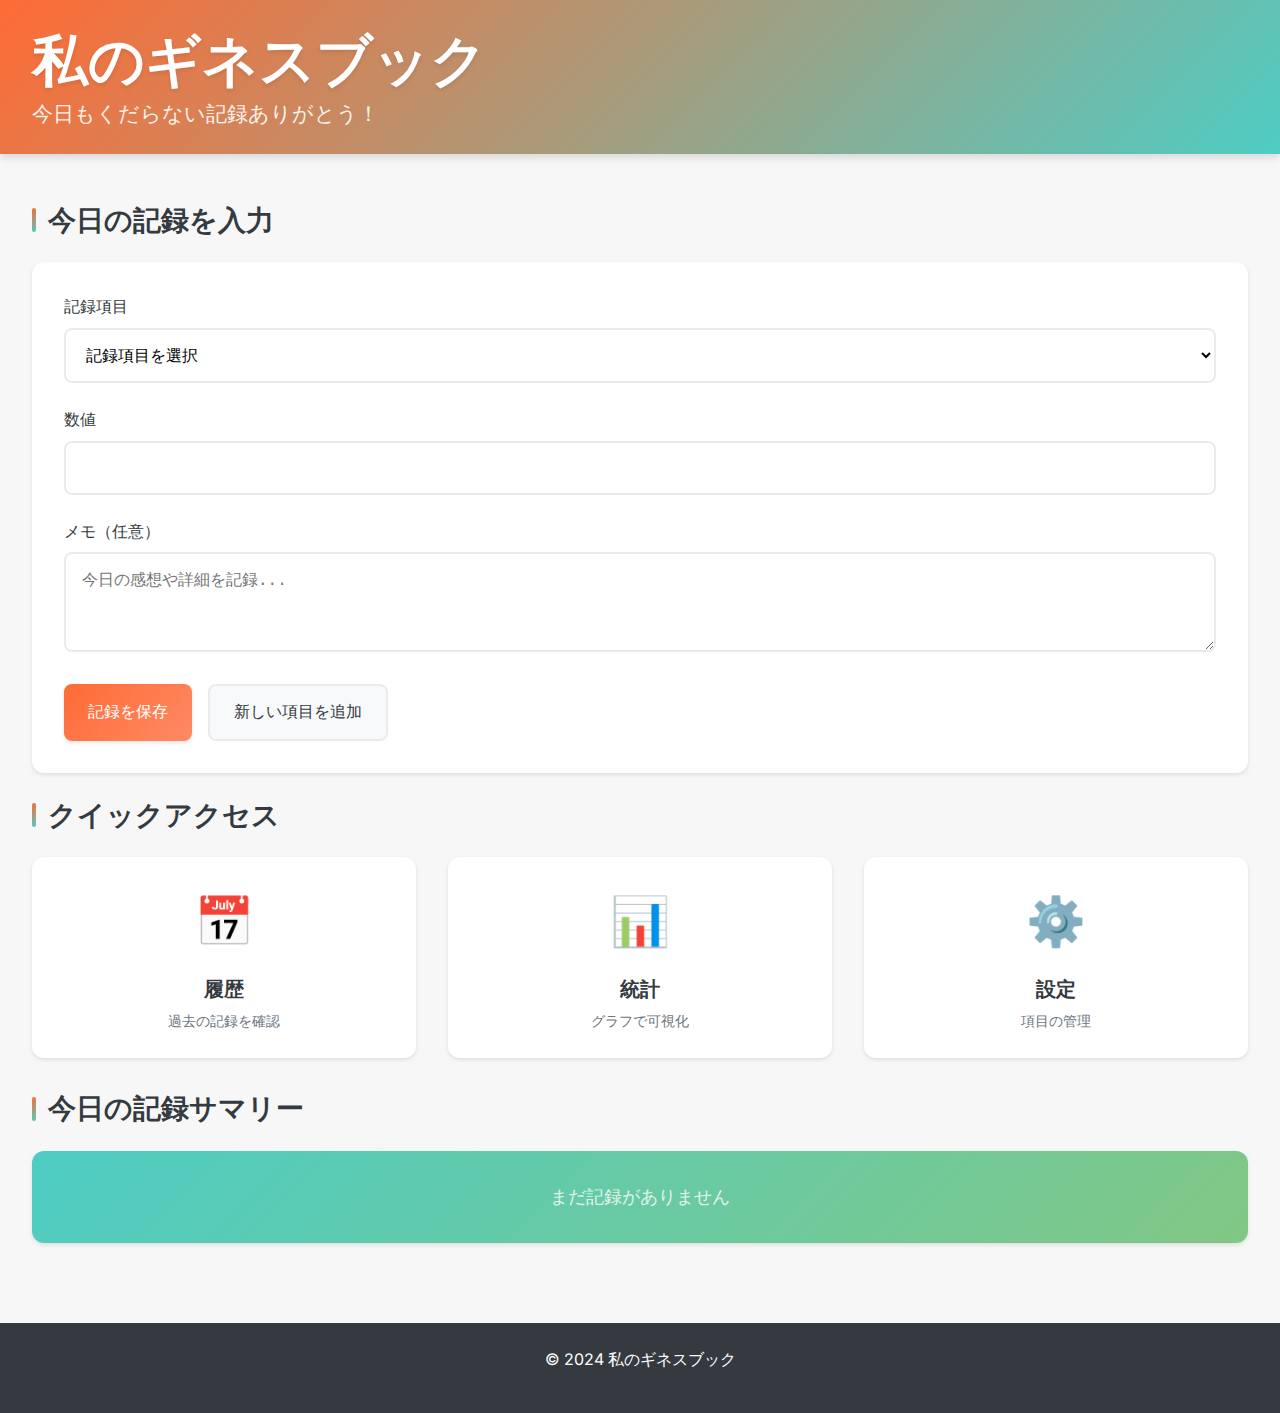
<file: index.html>
<!DOCTYPE html>
<html lang="ja">
<head>
    <meta charset="UTF-8">
    <meta name="viewport" content="width=device-width, initial-scale=1.0">
    <title>私のギネスブック - 今日の記録</title>
    <meta name="description" content="誰にも共感されないけど自分にとっては大事な日々の記録を、自由に統計として可視化できるWebアプリ">
    
    <!-- CSS -->
    <link rel="stylesheet" href="css/main.css">
    <link rel="stylesheet" href="css/components.css">
    <link rel="stylesheet" href="css/responsive.css">
    
    <!-- Fonts -->
    <link rel="preconnect" href="https://fonts.googleapis.com">
    <link rel="preconnect" href="https://fonts.gstatic.com" crossorigin>
    <link href="https://fonts.googleapis.com/css2?family=Inter:wght@400;500;600;700&display=swap" rel="stylesheet">
</head>
<body>
    <!-- ヘッダー -->
    <header class="header">
        <div class="container">
            <h1 class="app-title">私のギネスブック</h1>
            <p class="app-subtitle">今日もくだらない記録ありがとう！</p>
        </div>
    </header>

    <!-- メインコンテンツ -->
    <main class="main">
        <div class="container">
            <!-- 今日の記録入力エリア -->
            <section class="record-input-section">
                <h2 class="section-title">今日の記録を入力</h2>
                <div class="record-form-card">
                    <form id="recordForm" class="record-form">
                        <div class="form-group">
                            <label for="recordCategory" class="form-label">記録項目</label>
                            <select id="recordCategory" class="form-select" required>
                                <option value="">記録項目を選択</option>
                                <option value="あくびの回数">あくびの回数</option>
                                <option value="猫と目が合った回数">猫と目が合った回数</option>
                                <option value="冷蔵庫を開けた回数">冷蔵庫を開けた回数</option>
                                <option value="しゃっくりの回数">しゃっくりの回数</option>
                                <option value="ジャンプした数">ジャンプした数</option>
                            </select>
                        </div>
                        
                        <div class="form-group">
                            <label for="recordValue" class="form-label">数値</label>
                            <input type="number" id="recordValue" class="form-input" min="0" step="1" required>
                        </div>
                        
                        <div class="form-group">
                            <label for="recordMemo" class="form-label">メモ（任意）</label>
                            <textarea id="recordMemo" class="form-textarea" rows="3" placeholder="今日の感想や詳細を記録..."></textarea>
                        </div>
                        
                        <div class="form-actions">
                            <button type="submit" class="btn btn-primary">記録を保存</button>
                            <button type="button" class="btn btn-secondary" id="addCategoryBtn">新しい項目を追加</button>
                        </div>
                    </form>
                </div>
            </section>

            <!-- クイックアクセス -->
            <section class="quick-access-section">
                <h2 class="section-title">クイックアクセス</h2>
                <div class="quick-access-grid">
                    <a href="history.html" class="quick-access-card">
                        <div class="quick-access-icon">📅</div>
                        <h3 class="quick-access-title">履歴</h3>
                        <p class="quick-access-desc">過去の記録を確認</p>
                    </a>
                    <a href="stats.html" class="quick-access-card">
                        <div class="quick-access-icon">📊</div>
                        <h3 class="quick-access-title">統計</h3>
                        <p class="quick-access-desc">グラフで可視化</p>
                    </a>
                    <a href="settings.html" class="quick-access-card">
                        <div class="quick-access-icon">⚙️</div>
                        <h3 class="quick-access-title">設定</h3>
                        <p class="quick-access-desc">項目の管理</p>
                    </a>
                </div>
            </section>

            <!-- 今日の記録サマリー -->
            <section class="today-summary-section">
                <h2 class="section-title">今日の記録サマリー</h2>
                <div id="todaySummary" class="summary-card">
                    <p class="summary-placeholder">まだ記録がありません</p>
                </div>
            </section>
        </div>
    </main>

    <!-- フッター -->
    <footer class="footer">
        <div class="container">
            <p>&copy; 2024 私のギネスブック</p>
        </div>
    </footer>

    <!-- JavaScript -->
    <script src="js/config/Constants.js"></script>
    <script src="js/utils/Validation.js"></script>
    <script src="js/data/DataManager.js"></script>
    <script src="js/app.js"></script>
</body>
</html>
</file>
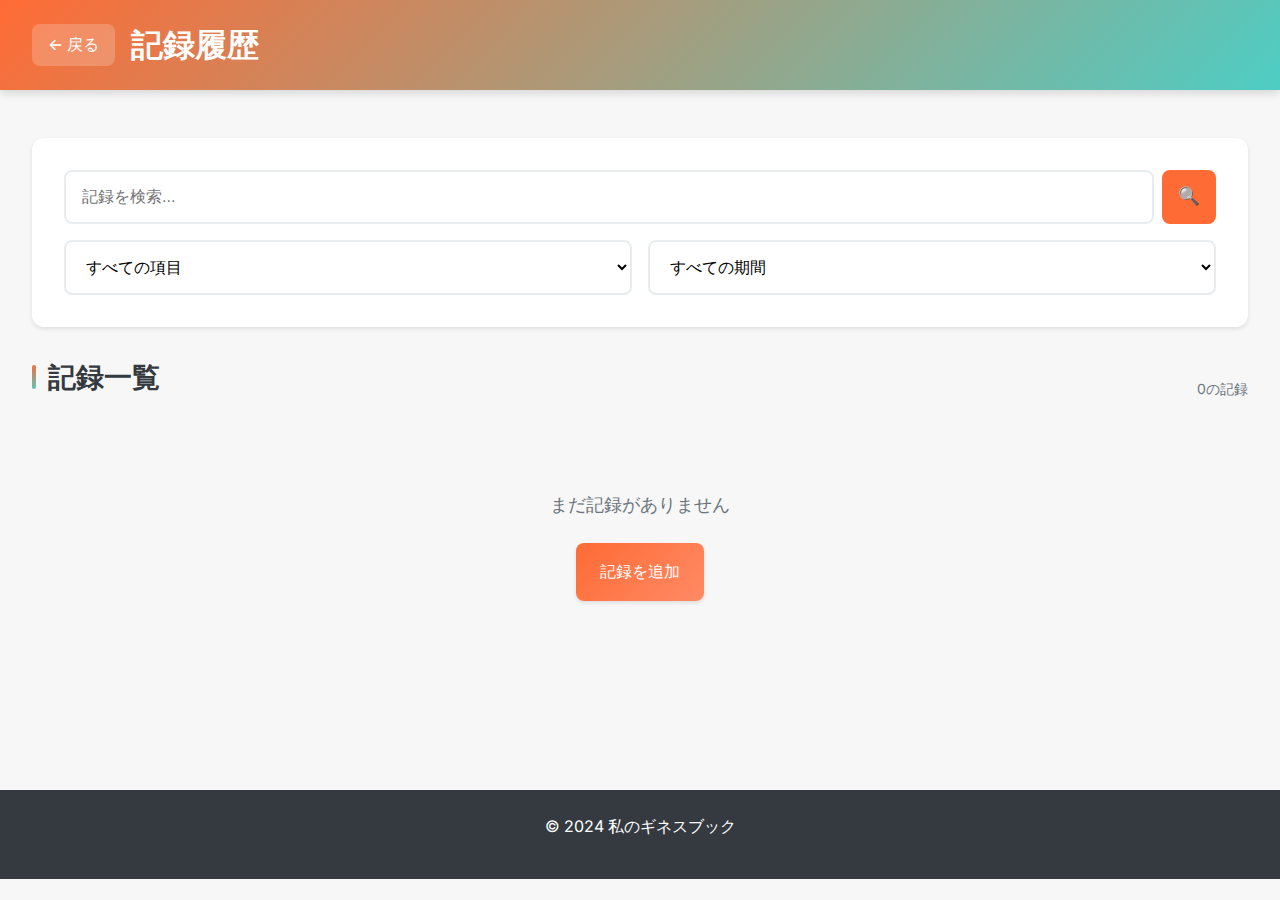
<file: history.html>
<!DOCTYPE html>
<html lang="ja">
<head>
    <meta charset="UTF-8">
    <meta name="viewport" content="width=device-width, initial-scale=1.0">
    <title>私のギネスブック - 記録履歴</title>
    <meta name="description" content="過去の記録を確認・編集できます">
    
    <!-- CSS -->
    <link rel="stylesheet" href="css/main.css">
    <link rel="stylesheet" href="css/components.css">
    <link rel="stylesheet" href="css/responsive.css">
    
    <!-- Fonts -->
    <link rel="preconnect" href="https://fonts.googleapis.com">
    <link rel="preconnect" href="https://fonts.gstatic.com" crossorigin>
    <link href="https://fonts.googleapis.com/css2?family=Inter:wght@400;500;600;700&display=swap" rel="stylesheet">
</head>
<body>
    <!-- ヘッダー -->
    <header class="header">
        <div class="container">
            <div class="header-content">
                <a href="index.html" class="back-link">← 戻る</a>
                <h1 class="page-title">記録履歴</h1>
            </div>
        </div>
    </header>

    <!-- メインコンテンツ -->
    <main class="main">
        <div class="container">
            <!-- 検索・フィルター -->
            <section class="search-filter-section">
                <div class="search-filter-card">
                    <div class="search-group">
                        <input type="text" id="searchInput" class="search-input" placeholder="記録を検索...">
                        <button type="button" class="search-btn">🔍</button>
                    </div>
                    
                    <div class="filter-group">
                        <select id="categoryFilter" class="filter-select">
                            <option value="">すべての項目</option>
                            <option value="あくびの回数">あくびの回数</option>
                            <option value="猫と目が合った回数">猫と目が合った回数</option>
                            <option value="冷蔵庫を開けた回数">冷蔵庫を開けた回数</option>
                            <option value="しゃっくりの回数">しゃっくりの回数</option>
                            <option value="ジャンプした数">ジャンプした数</option>
                        </select>
                        
                        <select id="dateFilter" class="filter-select">
                            <option value="">すべての期間</option>
                            <option value="today">今日</option>
                            <option value="week">今週</option>
                            <option value="month">今月</option>
                            <option value="year">今年</option>
                        </select>
                    </div>
                </div>
            </section>

            <!-- 記録一覧 -->
            <section class="records-section">
                <div class="records-header">
                    <h2 class="section-title">記録一覧</h2>
                    <div class="records-count">
                        <span id="recordsCount">0件</span>の記録
                    </div>
                </div>
                
                <div id="recordsList" class="records-list">
                    <!-- 記録アイテムがここに動的に追加されます -->
                    <div class="no-records">
                        <p>まだ記録がありません</p>
                        <a href="index.html" class="btn btn-primary">記録を追加</a>
                    </div>
                </div>
                
                <div class="records-pagination">
                    <button type="button" class="btn btn-secondary" id="loadMoreBtn" style="display: none;">
                        さらに読み込む
                    </button>
                </div>
            </section>
        </div>
    </main>

    <!-- フッター -->
    <footer class="footer">
        <div class="container">
            <p>&copy; 2024 私のギネスブック</p>
        </div>
    </footer>

    <!-- JavaScript -->
    <script src="js/config/Constants.js"></script>
    <script src="js/utils/Validation.js"></script>
    <script src="js/data/DataManager.js"></script>
    <script src="js/app.js"></script>
</body>
</html>
</file>
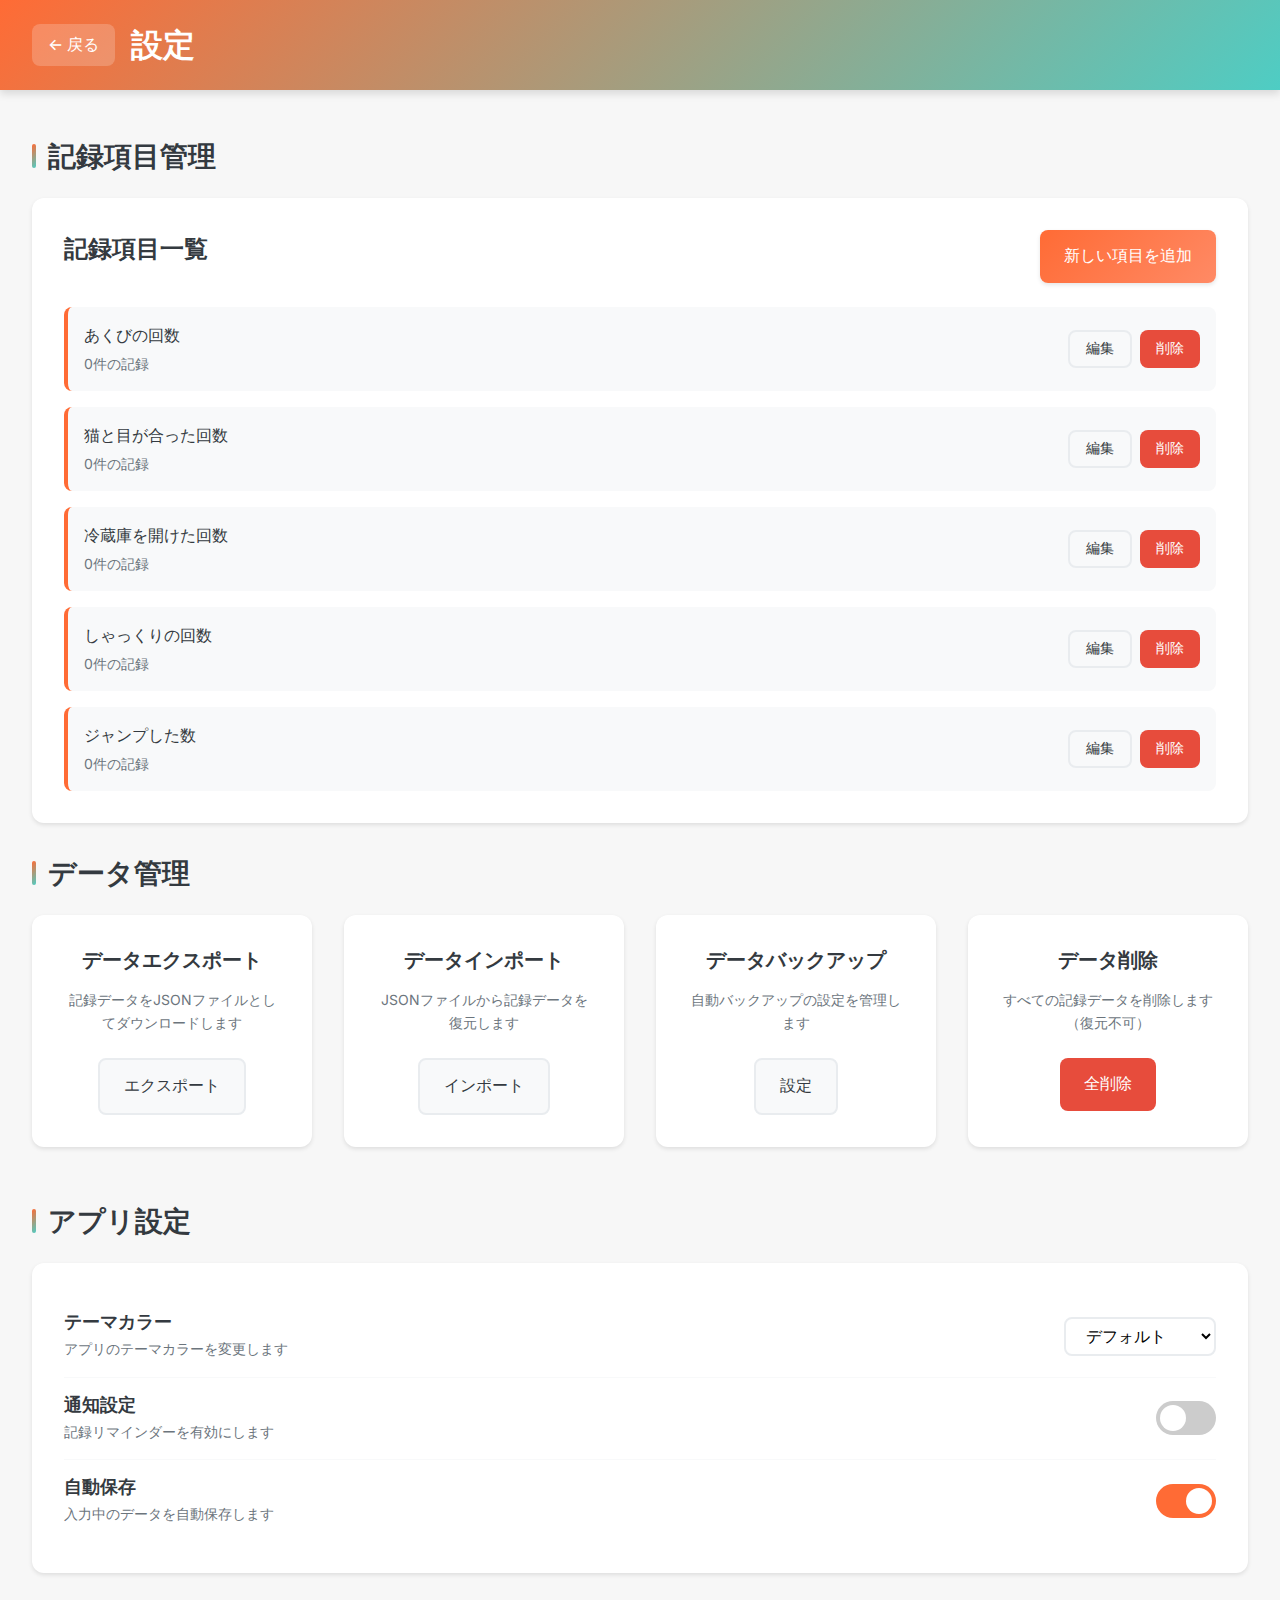
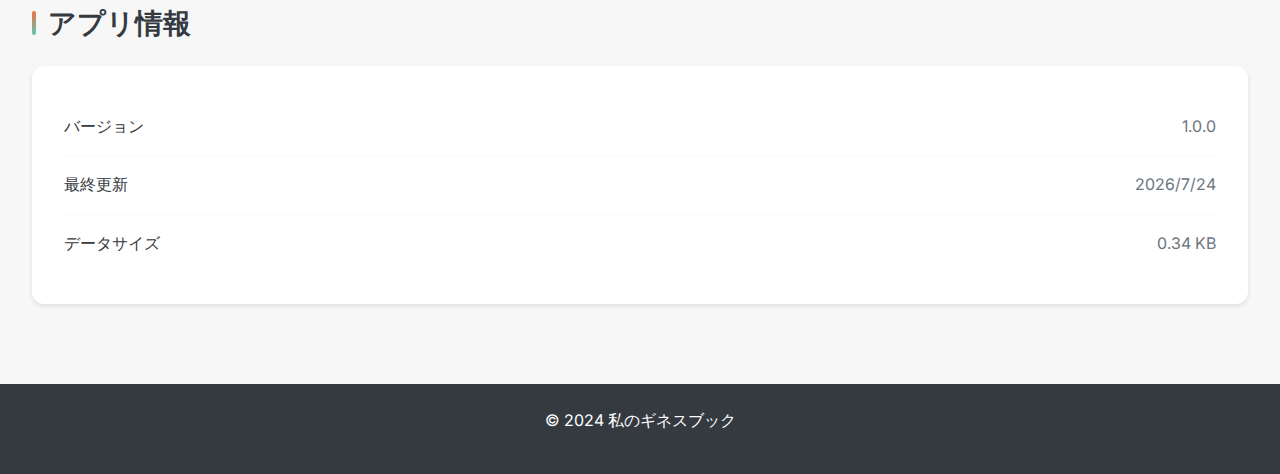
<file: settings.html>
<!DOCTYPE html>
<html lang="ja">
<head>
    <meta charset="UTF-8">
    <meta name="viewport" content="width=device-width, initial-scale=1.0">
    <title>私のギネスブック - 設定</title>
    <meta name="description" content="記録項目の管理とアプリ設定を行います">
    
    <!-- CSS -->
    <link rel="stylesheet" href="css/main.css">
    <link rel="stylesheet" href="css/components.css">
    <link rel="stylesheet" href="css/responsive.css">
    
    <!-- Fonts -->
    <link rel="preconnect" href="https://fonts.googleapis.com">
    <link rel="preconnect" href="https://fonts.gstatic.com" crossorigin>
    <link href="https://fonts.googleapis.com/css2?family=Inter:wght@400;500;600;700&display=swap" rel="stylesheet">
</head>
<body>
    <!-- ヘッダー -->
    <header class="header">
        <div class="container">
            <div class="header-content">
                <a href="index.html" class="back-link">← 戻る</a>
                <h1 class="page-title">設定</h1>
            </div>
        </div>
    </header>

    <!-- メインコンテンツ -->
    <main class="main">
        <div class="container">
            <!-- 記録項目管理 -->
            <section class="categories-section">
                <h2 class="section-title">記録項目管理</h2>
                <div class="categories-card">
                    <div class="categories-header">
                        <h3 class="subsection-title">記録項目一覧</h3>
                        <button type="button" class="btn btn-primary" id="addCategoryBtn">新しい項目を追加</button>
                    </div>
                    
                    <div id="categoriesList" class="categories-list">
                        <!-- 記録項目がここに動的に追加されます -->
                        <div class="category-item">
                            <div class="category-info">
                                <span class="category-name">あくびの回数</span>
                                <span class="category-count">5件の記録</span>
                            </div>
                            <div class="category-actions">
                                <button type="button" class="btn btn-small btn-secondary">編集</button>
                                <button type="button" class="btn btn-small btn-danger">削除</button>
                            </div>
                        </div>
                        
                        <div class="category-item">
                            <div class="category-info">
                                <span class="category-name">猫と目が合った回数</span>
                                <span class="category-count">3件の記録</span>
                            </div>
                            <div class="category-actions">
                                <button type="button" class="btn btn-small btn-secondary">編集</button>
                                <button type="button" class="btn btn-small btn-danger">削除</button>
                            </div>
                        </div>
                    </div>
                </div>
            </section>

            <!-- データ管理 -->
            <section class="data-management-section">
                <h2 class="section-title">データ管理</h2>
                <div class="data-management-grid">
                    <div class="data-card">
                        <h3 class="data-card-title">データエクスポート</h3>
                        <p class="data-card-desc">記録データをJSONファイルとしてダウンロードします</p>
                        <button type="button" class="btn btn-secondary" id="exportDataBtn">エクスポート</button>
                    </div>
                    
                    <div class="data-card">
                        <h3 class="data-card-title">データインポート</h3>
                        <p class="data-card-desc">JSONファイルから記録データを復元します</p>
                        <input type="file" id="importFile" accept=".json" style="display: none;">
                        <button type="button" class="btn btn-secondary" id="importDataBtn">インポート</button>
                    </div>
                    
                    <div class="data-card">
                        <h3 class="data-card-title">データバックアップ</h3>
                        <p class="data-card-desc">自動バックアップの設定を管理します</p>
                        <button type="button" class="btn btn-secondary" id="backupSettingsBtn">設定</button>
                    </div>
                    
                    <div class="data-card">
                        <h3 class="data-card-title">データ削除</h3>
                        <p class="data-card-desc">すべての記録データを削除します（復元不可）</p>
                        <button type="button" class="btn btn-danger" id="deleteAllDataBtn">全削除</button>
                    </div>
                </div>
            </section>

            <!-- アプリ設定 -->
            <section class="app-settings-section">
                <h2 class="section-title">アプリ設定</h2>
                <div class="settings-card">
                    <div class="setting-item">
                        <div class="setting-info">
                            <h3 class="setting-title">テーマカラー</h3>
                            <p class="setting-desc">アプリのテーマカラーを変更します</p>
                        </div>
                        <select id="themeSelect" class="setting-select">
                            <option value="default">デフォルト</option>
                            <option value="dark">ダークモード</option>
                            <option value="retro">レトロ</option>
                            <option value="minimal">ミニマル</option>
                        </select>
                    </div>
                    
                    <div class="setting-item">
                        <div class="setting-info">
                            <h3 class="setting-title">通知設定</h3>
                            <p class="setting-desc">記録リマインダーを有効にします</p>
                        </div>
                        <label class="setting-toggle">
                            <input type="checkbox" id="notificationToggle">
                            <span class="toggle-slider"></span>
                        </label>
                    </div>
                    
                    <div class="setting-item">
                        <div class="setting-info">
                            <h3 class="setting-title">自動保存</h3>
                            <p class="setting-desc">入力中のデータを自動保存します</p>
                        </div>
                        <label class="setting-toggle">
                            <input type="checkbox" id="autoSaveToggle" checked>
                            <span class="toggle-slider"></span>
                        </label>
                    </div>
                </div>
            </section>

            <!-- アプリ情報 -->
            <section class="app-info-section">
                <h2 class="section-title">アプリ情報</h2>
                <div class="app-info-card">
                    <div class="app-info-item">
                        <span class="info-label">バージョン</span>
                        <span class="info-value">1.0.0</span>
                    </div>
                    <div class="app-info-item">
                        <span class="info-label">最終更新</span>
                        <span class="info-value" id="lastUpdate">2024年7月23日</span>
                    </div>
                    <div class="app-info-item">
                        <span class="info-label">データサイズ</span>
                        <span class="info-value" id="dataSize">0 KB</span>
                    </div>
                </div>
            </section>
        </div>
    </main>

    <!-- フッター -->
    <footer class="footer">
        <div class="container">
            <p>&copy; 2024 私のギネスブック</p>
        </div>
    </footer>

    <!-- JavaScript -->
    <script src="js/config/Constants.js"></script>
    <script src="js/utils/Validation.js"></script>
    <script src="js/data/DataManager.js"></script>
    <script src="js/app.js"></script>
</body>
</html>
</file>
<file: css/main.css>
/* ===== リセット・ベーススタイル ===== */
* {
    margin: 0;
    padding: 0;
    box-sizing: border-box;
}

html {
    font-size: 16px;
    scroll-behavior: smooth;
}

body {
    font-family: 'Inter', 'Yu Gothic', 'Hiragino Kaku Gothic ProN', sans-serif;
    line-height: 1.6;
    color: #333;
    background-color: #F7F7F7;
    -webkit-font-smoothing: antialiased;
    -moz-osx-font-smoothing: grayscale;
}

/* ===== カラーパレット ===== */
:root {
    /* プライマリカラー */
    --primary-color: #FF6B35;
    --accent-color: #4ECDC4;
    --background-color: #F7F7F7;
    
    /* セカンダリカラー */
    --success-color: #2ECC71;
    --warning-color: #F1C40F;
    --error-color: #E74C3C;
    --info-color: #95A5A6;
    
    /* グレースケール */
    --white: #FFFFFF;
    --light-gray: #F8F9FA;
    --gray: #6C757D;
    --dark-gray: #343A40;
    --black: #000000;
    
    /* シャドウ */
    --shadow-sm: 0 2px 4px rgba(0, 0, 0, 0.1);
    --shadow-md: 0 4px 8px rgba(0, 0, 0, 0.12);
    --shadow-lg: 0 8px 16px rgba(0, 0, 0, 0.15);
    
    /* ボーダー */
    --border-radius: 12px;
    --border-radius-sm: 8px;
    --border-radius-lg: 16px;
    
    /* スペーシング */
    --space-xs: 4px;
    --space-sm: 8px;
    --space-md: 16px;
    --space-lg: 24px;
    --space-xl: 32px;
    --space-xxl: 48px;
}

/* ===== タイポグラフィ ===== */
h1, h2, h3, h4, h5, h6 {
    font-weight: 600;
    line-height: 1.3;
    margin-bottom: var(--space-md);
}

h1 {
    font-size: 2rem; /* 32px */
    font-weight: 700;
}

h2 {
    font-size: 1.5rem; /* 24px */
}

h3 {
    font-size: 1.25rem; /* 20px */
}

p {
    margin-bottom: var(--space-md);
    font-size: 1rem; /* 16px */
}

/* ===== レイアウト ===== */
.container {
    max-width: 1200px;
    margin: 0 auto;
    padding: 0 var(--space-md);
}

/* ===== ヘッダー ===== */
.header {
    background: linear-gradient(135deg, var(--primary-color), var(--accent-color));
    color: var(--white);
    padding: var(--space-lg) 0;
    box-shadow: var(--shadow-md);
}

.header-content {
    display: flex;
    align-items: center;
    gap: var(--space-md);
}

.app-title {
    font-size: 2.5rem;
    font-weight: 700;
    margin: 0;
    text-shadow: 0 2px 4px rgba(0, 0, 0, 0.1);
}

.app-subtitle {
    font-size: 1.1rem;
    opacity: 0.9;
    margin: 0;
}

.page-title {
    font-size: 2rem;
    margin: 0;
}

.back-link {
    color: var(--white);
    text-decoration: none;
    font-weight: 500;
    padding: var(--space-sm) var(--space-md);
    border-radius: var(--border-radius-sm);
    background-color: rgba(255, 255, 255, 0.2);
    transition: background-color 0.3s ease;
}

.back-link:hover {
    background-color: rgba(255, 255, 255, 0.3);
}

/* ===== メインコンテンツ ===== */
.main {
    padding: var(--space-xl) 0;
    min-height: calc(100vh - 200px);
}

/* ===== セクション ===== */
.section-title {
    font-size: 1.5rem;
    color: var(--dark-gray);
    margin-bottom: var(--space-lg);
    position: relative;
    padding-left: var(--space-md);
}

.section-title::before {
    content: '';
    position: absolute;
    left: 0;
    top: 50%;
    transform: translateY(-50%);
    width: 4px;
    height: 24px;
    background: linear-gradient(135deg, var(--primary-color), var(--accent-color));
    border-radius: 2px;
}

.subsection-title {
    font-size: 1.25rem;
    color: var(--dark-gray);
    margin-bottom: var(--space-md);
}

/* ===== カード ===== */
.record-form-card,
.search-filter-card,
.categories-card,
.data-card,
.settings-card,
.app-info-card,
.summary-card {
    background: var(--white);
    border-radius: var(--border-radius);
    padding: var(--space-lg);
    box-shadow: var(--shadow-sm);
    margin-bottom: var(--space-lg);
    transition: box-shadow 0.3s ease;
}

.record-form-card:hover,
.search-filter-card:hover,
.categories-card:hover,
.data-card:hover,
.settings-card:hover,
.app-info-card:hover,
.summary-card:hover {
    box-shadow: var(--shadow-md);
}

/* ===== フォーム ===== */
.form-group {
    margin-bottom: var(--space-lg);
}

.form-label {
    display: block;
    font-weight: 500;
    margin-bottom: var(--space-sm);
    color: var(--dark-gray);
}

.form-input,
.form-select,
.form-textarea {
    width: 100%;
    padding: var(--space-md);
    border: 2px solid #E9ECEF;
    border-radius: var(--border-radius-sm);
    font-size: 1rem;
    transition: border-color 0.3s ease, box-shadow 0.3s ease;
    background-color: var(--white);
}

.form-input:focus,
.form-select:focus,
.form-textarea:focus {
    outline: none;
    border-color: var(--primary-color);
    box-shadow: 0 0 0 3px rgba(255, 107, 53, 0.1);
}

.form-textarea {
    resize: vertical;
    min-height: 100px;
}

/* ===== ボタン ===== */
.btn {
    display: inline-flex;
    align-items: center;
    justify-content: center;
    padding: var(--space-md) var(--space-lg);
    border: none;
    border-radius: var(--border-radius-sm);
    font-size: 1rem;
    font-weight: 500;
    text-decoration: none;
    cursor: pointer;
    transition: all 0.3s ease;
    min-height: 44px;
}

.btn-primary {
    background: linear-gradient(135deg, var(--primary-color), #FF8A65);
    color: var(--white);
    box-shadow: var(--shadow-sm);
}

.btn-primary:hover {
    transform: translateY(-2px);
    box-shadow: var(--shadow-md);
}

.btn-secondary {
    background: var(--light-gray);
    color: var(--dark-gray);
    border: 2px solid #E9ECEF;
}

.btn-secondary:hover {
    background: #E9ECEF;
    border-color: var(--gray);
}

.btn-danger {
    background: var(--error-color);
    color: var(--white);
}

.btn-danger:hover {
    background: #C0392B;
}

.btn-small {
    padding: var(--space-sm) var(--space-md);
    font-size: 0.875rem;
    min-height: 36px;
}

.form-actions {
    display: flex;
    gap: var(--space-md);
    flex-wrap: wrap;
}

/* ===== フッター ===== */
.footer {
    background: var(--dark-gray);
    color: var(--white);
    padding: var(--space-lg) 0;
    text-align: center;
    margin-top: auto;
}

/* ===== ユーティリティ ===== */
.text-center {
    text-align: center;
}

.text-right {
    text-align: right;
}

.mb-0 {
    margin-bottom: 0;
}

.mt-0 {
    margin-top: 0;
}

.hidden {
    display: none;
}

.visually-hidden {
    position: absolute;
    width: 1px;
    height: 1px;
    padding: 0;
    margin: -1px;
    overflow: hidden;
    clip: rect(0, 0, 0, 0);
    white-space: nowrap;
    border: 0;
}
</file>
<file: css/components.css>
/* ===== クイックアクセス ===== */
.quick-access-section {
    margin-bottom: var(--space-xl);
}

.quick-access-grid {
    display: grid;
    grid-template-columns: repeat(auto-fit, minmax(200px, 1fr));
    gap: var(--space-lg);
}

.quick-access-card {
    background: var(--white);
    border-radius: var(--border-radius);
    padding: var(--space-lg);
    text-decoration: none;
    color: inherit;
    text-align: center;
    box-shadow: var(--shadow-sm);
    transition: all 0.3s ease;
    border: 2px solid transparent;
}

.quick-access-card:hover {
    transform: translateY(-4px);
    box-shadow: var(--shadow-lg);
    border-color: var(--primary-color);
}

.quick-access-icon {
    font-size: 3rem;
    margin-bottom: var(--space-md);
}

.quick-access-title {
    font-size: 1.25rem;
    font-weight: 600;
    margin-bottom: var(--space-sm);
    color: var(--dark-gray);
}

.quick-access-desc {
    font-size: 0.875rem;
    color: var(--gray);
    margin: 0;
}

/* ===== 記録サマリー ===== */
.today-summary-section {
    margin-bottom: var(--space-xl);
}

.summary-card {
    background: linear-gradient(135deg, var(--accent-color), #81C784);
    color: var(--white);
    text-align: center;
}

.summary-placeholder {
    font-size: 1.1rem;
    opacity: 0.8;
    margin: 0;
}

/* ===== 検索・フィルター ===== */
.search-filter-section {
    margin-bottom: var(--space-xl);
}

.search-group {
    display: flex;
    gap: var(--space-sm);
    margin-bottom: var(--space-md);
}

.search-input {
    flex: 1;
    padding: var(--space-md);
    border: 2px solid #E9ECEF;
    border-radius: var(--border-radius-sm);
    font-size: 1rem;
}

.search-btn {
    padding: var(--space-md);
    background: var(--primary-color);
    color: var(--white);
    border: none;
    border-radius: var(--border-radius-sm);
    cursor: pointer;
    font-size: 1.1rem;
    transition: background-color 0.3s ease;
}

.search-btn:hover {
    background: #E55A2B;
}

.filter-group {
    display: flex;
    gap: var(--space-md);
    flex-wrap: wrap;
}

.filter-select {
    flex: 1;
    min-width: 150px;
    padding: var(--space-md);
    border: 2px solid #E9ECEF;
    border-radius: var(--border-radius-sm);
    font-size: 1rem;
    background: var(--white);
}

/* ===== 記録一覧 ===== */
.records-section {
    margin-bottom: var(--space-xl);
}

.records-header {
    display: flex;
    justify-content: space-between;
    align-items: center;
    margin-bottom: var(--space-lg);
    flex-wrap: wrap;
    gap: var(--space-md);
}

.records-count {
    font-size: 0.875rem;
    color: var(--gray);
}

.records-list {
    display: flex;
    flex-direction: column;
    gap: var(--space-md);
}

.no-records {
    text-align: center;
    padding: var(--space-xxl);
    color: var(--gray);
}

.no-records p {
    font-size: 1.1rem;
    margin-bottom: var(--space-lg);
}

.records-pagination {
    text-align: center;
    margin-top: var(--space-xl);
}

/* ===== 統計カード ===== */
.stats-summary-section {
    margin-bottom: var(--space-xl);
}

.stats-grid {
    display: grid;
    grid-template-columns: repeat(auto-fit, minmax(200px, 1fr));
    gap: var(--space-lg);
}

.stat-card {
    background: var(--white);
    border-radius: var(--border-radius);
    padding: var(--space-lg);
    text-align: center;
    box-shadow: var(--shadow-sm);
    transition: transform 0.3s ease;
}

.stat-card:hover {
    transform: translateY(-2px);
}

.stat-icon {
    font-size: 2.5rem;
    margin-bottom: var(--space-md);
}

.stat-title {
    font-size: 0.875rem;
    color: var(--gray);
    margin-bottom: var(--space-sm);
    text-transform: uppercase;
    letter-spacing: 0.5px;
}

.stat-value {
    font-size: 2rem;
    font-weight: 700;
    color: var(--primary-color);
    margin: 0;
}

/* ===== グラフ ===== */
.charts-section {
    margin-bottom: var(--space-xl);
}

.chart-controls {
    margin-bottom: var(--space-lg);
}

.chart-filter-group {
    display: flex;
    gap: var(--space-md);
    flex-wrap: wrap;
}

.chart-select {
    flex: 1;
    min-width: 150px;
    padding: var(--space-md);
    border: 2px solid #E9ECEF;
    border-radius: var(--border-radius-sm);
    font-size: 1rem;
    background: var(--white);
}

.chart-container {
    background: var(--white);
    border-radius: var(--border-radius);
    padding: var(--space-lg);
    box-shadow: var(--shadow-sm);
    margin-bottom: var(--space-md);
}

.chart-canvas {
    width: 100%;
    height: 400px;
}

.chart-description {
    text-align: center;
    color: var(--gray);
    font-size: 0.875rem;
}

/* ===== 詳細統計 ===== */
.detailed-stats-section {
    margin-bottom: var(--space-xl);
}

.detailed-stats-grid {
    display: grid;
    grid-template-columns: repeat(auto-fit, minmax(300px, 1fr));
    gap: var(--space-lg);
}

.detailed-stat-card {
    background: var(--white);
    border-radius: var(--border-radius);
    padding: var(--space-lg);
    box-shadow: var(--shadow-sm);
}

.detailed-stat-title {
    font-size: 1.25rem;
    color: var(--dark-gray);
    margin-bottom: var(--space-lg);
    border-bottom: 2px solid var(--light-gray);
    padding-bottom: var(--space-md);
}

.detailed-stat-content {
    color: var(--gray);
}

/* ===== 記録項目管理 ===== */
.categories-section {
    margin-bottom: var(--space-xl);
}

.categories-header {
    display: flex;
    justify-content: space-between;
    align-items: center;
    margin-bottom: var(--space-lg);
    flex-wrap: wrap;
    gap: var(--space-md);
}

.categories-list {
    display: flex;
    flex-direction: column;
    gap: var(--space-md);
}

.category-item {
    display: flex;
    justify-content: space-between;
    align-items: center;
    padding: var(--space-md);
    background: var(--light-gray);
    border-radius: var(--border-radius-sm);
    border-left: 4px solid var(--primary-color);
}

.category-info {
    display: flex;
    flex-direction: column;
    gap: var(--space-xs);
}

.category-name {
    font-weight: 500;
    color: var(--dark-gray);
}

.category-count {
    font-size: 0.875rem;
    color: var(--gray);
}

.category-actions {
    display: flex;
    gap: var(--space-sm);
}

/* ===== データ管理 ===== */
.data-management-section {
    margin-bottom: var(--space-xl);
}

.data-management-grid {
    display: grid;
    grid-template-columns: repeat(auto-fit, minmax(250px, 1fr));
    gap: var(--space-lg);
}

.data-card {
    background: var(--white);
    border-radius: var(--border-radius);
    padding: var(--space-lg);
    text-align: center;
    box-shadow: var(--shadow-sm);
    transition: transform 0.3s ease;
}

.data-card:hover {
    transform: translateY(-2px);
}

.data-card-title {
    font-size: 1.25rem;
    color: var(--dark-gray);
    margin-bottom: var(--space-md);
}

.data-card-desc {
    color: var(--gray);
    margin-bottom: var(--space-lg);
    font-size: 0.875rem;
}

/* ===== アプリ設定 ===== */
.app-settings-section {
    margin-bottom: var(--space-xl);
}

.settings-card {
    background: var(--white);
    border-radius: var(--border-radius);
    padding: var(--space-lg);
    box-shadow: var(--shadow-sm);
}

.setting-item {
    display: flex;
    justify-content: space-between;
    align-items: center;
    padding: var(--space-md) 0;
    border-bottom: 1px solid var(--light-gray);
}

.setting-item:last-child {
    border-bottom: none;
}

.setting-info {
    flex: 1;
}

.setting-title {
    font-size: 1.1rem;
    color: var(--dark-gray);
    margin-bottom: var(--space-xs);
}

.setting-desc {
    font-size: 0.875rem;
    color: var(--gray);
    margin: 0;
}

.setting-select {
    min-width: 150px;
    padding: var(--space-sm) var(--space-md);
    border: 2px solid #E9ECEF;
    border-radius: var(--border-radius-sm);
    font-size: 1rem;
    background: var(--white);
}

/* ===== トグルスイッチ ===== */
.setting-toggle {
    position: relative;
    display: inline-block;
    width: 60px;
    height: 34px;
}

.setting-toggle input {
    opacity: 0;
    width: 0;
    height: 0;
}

.toggle-slider {
    position: absolute;
    cursor: pointer;
    top: 0;
    left: 0;
    right: 0;
    bottom: 0;
    background-color: #ccc;
    transition: 0.4s;
    border-radius: 34px;
}

.toggle-slider:before {
    position: absolute;
    content: "";
    height: 26px;
    width: 26px;
    left: 4px;
    bottom: 4px;
    background-color: white;
    transition: 0.4s;
    border-radius: 50%;
}

input:checked + .toggle-slider {
    background-color: var(--primary-color);
}

input:checked + .toggle-slider:before {
    transform: translateX(26px);
}

/* ===== アプリ情報 ===== */
.app-info-section {
    margin-bottom: var(--space-xl);
}

.app-info-card {
    background: var(--white);
    border-radius: var(--border-radius);
    padding: var(--space-lg);
    box-shadow: var(--shadow-sm);
}

.app-info-item {
    display: flex;
    justify-content: space-between;
    align-items: center;
    padding: var(--space-md) 0;
    border-bottom: 1px solid var(--light-gray);
}

.app-info-item:last-child {
    border-bottom: none;
}

.info-label {
    font-weight: 500;
    color: var(--dark-gray);
}

.info-value {
    color: var(--gray);
}

/* ===== レスポンシブ調整 ===== */
@media (max-width: 768px) {
    .quick-access-grid {
        grid-template-columns: 1fr;
    }
    
    .stats-grid {
        grid-template-columns: repeat(2, 1fr);
    }
    
    .detailed-stats-grid {
        grid-template-columns: 1fr;
    }
    
    .data-management-grid {
        grid-template-columns: 1fr;
    }
    
    .filter-group {
        flex-direction: column;
    }
    
    .chart-filter-group {
        flex-direction: column;
    }
    
    .setting-item {
        flex-direction: column;
        align-items: flex-start;
        gap: var(--space-md);
    }
    
    .category-item {
        flex-direction: column;
        align-items: flex-start;
        gap: var(--space-md);
    }
    
    .category-actions {
        align-self: flex-end;
    }
}

@media (max-width: 480px) {
    .stats-grid {
        grid-template-columns: 1fr;
    }
    
    .form-actions {
        flex-direction: column;
    }
    
    .btn {
        width: 100%;
    }
}
</file>
<file: css/responsive.css>
/* ===== レスポンシブデザイン ===== */

/* モバイルファーストアプローチ */

/* ===== ブレークポイント ===== */
/* 
  - モバイル: 0px - 767px (デフォルト)
  - タブレット: 768px - 1023px
  - デスクトップ: 1024px以上
*/

/* ===== タブレット (768px以上) ===== */
@media (min-width: 768px) {
    /* コンテナの最大幅を調整 */
    .container {
        padding: 0 var(--space-lg);
    }
    
    /* ヘッダーの調整 */
    .app-title {
        font-size: 3rem;
    }
    
    .app-subtitle {
        font-size: 1.2rem;
    }
    
    /* グリッドレイアウトの調整 */
    .quick-access-grid {
        grid-template-columns: repeat(3, 1fr);
    }
    
    .stats-grid {
        grid-template-columns: repeat(4, 1fr);
    }
    
    .detailed-stats-grid {
        grid-template-columns: repeat(2, 1fr);
    }
    
    .data-management-grid {
        grid-template-columns: repeat(2, 1fr);
    }
    
    /* フォームの調整 */
    .form-actions {
        flex-direction: row;
    }
    
    .btn {
        width: auto;
    }
    
    /* 検索・フィルターの調整 */
    .filter-group {
        flex-direction: row;
    }
    
    .chart-filter-group {
        flex-direction: row;
    }
    
    /* 設定項目の調整 */
    .setting-item {
        flex-direction: row;
        align-items: center;
    }
    
    .category-item {
        flex-direction: row;
        align-items: center;
    }
    
    .category-actions {
        align-self: auto;
    }
}

/* ===== デスクトップ (1024px以上) ===== */
@media (min-width: 1024px) {
    /* コンテナの最大幅を拡大 */
    .container {
        max-width: 1400px;
        padding: 0 var(--space-xl);
    }
    
    /* ヘッダーの調整 */
    .app-title {
        font-size: 3.5rem;
    }
    
    .app-subtitle {
        font-size: 1.3rem;
    }
    
    /* メインコンテンツの調整 */
    .main {
        padding: var(--space-xxl) 0;
    }
    
    /* グリッドレイアウトの調整 */
    .quick-access-grid {
        grid-template-columns: repeat(3, 1fr);
        gap: var(--space-xl);
    }
    
    .stats-grid {
        grid-template-columns: repeat(4, 1fr);
        gap: var(--space-xl);
    }
    
    .detailed-stats-grid {
        grid-template-columns: repeat(2, 1fr);
        gap: var(--space-xl);
    }
    
    .data-management-grid {
        grid-template-columns: repeat(4, 1fr);
        gap: var(--space-xl);
    }
    
    /* カードの調整 */
    .record-form-card,
    .search-filter-card,
    .categories-card,
    .data-card,
    .settings-card,
    .app-info-card,
    .summary-card {
        padding: var(--space-xl);
    }
    
    /* グラフの調整 */
    .chart-canvas {
        height: 500px;
    }
    
    /* フォントサイズの調整 */
    .section-title {
        font-size: 1.75rem;
    }
    
    .subsection-title {
        font-size: 1.5rem;
    }
    
    .stat-value {
        font-size: 2.5rem;
    }
}

/* ===== 大画面デスクトップ (1440px以上) ===== */
@media (min-width: 1440px) {
    .container {
        max-width: 1600px;
    }
    
    .app-title {
        font-size: 4rem;
    }
    
    .chart-canvas {
        height: 600px;
    }
}

/* ===== モバイル最適化 (480px以下) ===== */
@media (max-width: 480px) {
    /* コンテナのパディングを調整 */
    .container {
        padding: 0 var(--space-sm);
    }
    
    /* ヘッダーの調整 */
    .header {
        padding: var(--space-md) 0;
    }
    
    .app-title {
        font-size: 2rem;
    }
    
    .app-subtitle {
        font-size: 1rem;
    }
    
    .page-title {
        font-size: 1.5rem;
    }
    
    /* メインコンテンツの調整 */
    .main {
        padding: var(--space-lg) 0;
    }
    
    /* カードの調整 */
    .record-form-card,
    .search-filter-card,
    .categories-card,
    .data-card,
    .settings-card,
    .app-info-card,
    .summary-card {
        padding: var(--space-md);
        margin-bottom: var(--space-md);
    }
    
    /* フォームの調整 */
    .form-group {
        margin-bottom: var(--space-md);
    }
    
    .form-input,
    .form-select,
    .form-textarea {
        padding: var(--space-sm) var(--space-md);
        font-size: 16px; /* iOSでズームを防ぐ */
    }
    
    /* ボタンの調整 */
    .btn {
        padding: var(--space-sm) var(--space-md);
        font-size: 16px;
        min-height: 48px; /* タッチターゲットの最小サイズ */
    }
    
    .btn-small {
        min-height: 40px;
    }
    
    /* グリッドの調整 */
    .quick-access-grid,
    .stats-grid,
    .detailed-stats-grid,
    .data-management-grid {
        gap: var(--space-md);
    }
    
    /* アイコンの調整 */
    .quick-access-icon {
        font-size: 2.5rem;
    }
    
    .stat-icon {
        font-size: 2rem;
    }
    
    /* グラフの調整 */
    .chart-canvas {
        height: 300px;
    }
    
    /* フォントサイズの調整 */
    .section-title {
        font-size: 1.25rem;
        margin-bottom: var(--space-md);
    }
    
    .subsection-title {
        font-size: 1.1rem;
    }
    
    .stat-value {
        font-size: 1.5rem;
    }
    
    /* スペーシングの調整 */
    .section-title::before {
        height: 20px;
    }
}

/* ===== 超小画面 (320px以下) ===== */
@media (max-width: 320px) {
    .container {
        padding: 0 var(--space-xs);
    }
    
    .app-title {
        font-size: 1.75rem;
    }
    
    .record-form-card,
    .search-filter-card,
    .categories-card,
    .data-card,
    .settings-card,
    .app-info-card,
    .summary-card {
        padding: var(--space-sm);
    }
    
    .btn {
        padding: var(--space-xs) var(--space-sm);
        font-size: 14px;
    }
}

/* ===== 横画面モード (ランドスケープ) ===== */
@media (orientation: landscape) and (max-height: 600px) {
    .header {
        padding: var(--space-sm) 0;
    }
    
    .main {
        padding: var(--space-md) 0;
    }
    
    .app-title {
        font-size: 2rem;
    }
    
    .app-subtitle {
        font-size: 1rem;
    }
    
    .section-title {
        margin-bottom: var(--space-md);
    }
    
    .record-form-card,
    .search-filter-card,
    .categories-card,
    .data-card,
    .settings-card,
    .app-info-card,
    .summary-card {
        margin-bottom: var(--space-md);
    }
}

/* ===== 高解像度ディスプレイ対応 ===== */
@media (-webkit-min-device-pixel-ratio: 2), (min-resolution: 192dpi) {
    /* 高解像度ディスプレイでのシャープな表示 */
    body {
        -webkit-font-smoothing: antialiased;
        -moz-osx-font-smoothing: grayscale;
    }
    
    /* ボーダーの調整 */
    .form-input,
    .form-select,
    .form-textarea,
    .btn {
        border-width: 1px;
    }
}

/* ===== プリントスタイル ===== */
@media print {
    .header,
    .footer,
    .btn,
    .search-filter-section,
    .chart-controls {
        display: none;
    }
    
    .main {
        padding: 0;
    }
    
    .container {
        max-width: none;
        padding: 0;
    }
    
    .record-form-card,
    .search-filter-card,
    .categories-card,
    .data-card,
    .settings-card,
    .app-info-card,
    .summary-card {
        box-shadow: none;
        border: 1px solid #ccc;
        margin-bottom: var(--space-md);
    }
    
    body {
        background: white;
        color: black;
    }
}

/* ===== アクセシビリティ対応 ===== */

/* フォーカス表示の改善 */
.btn:focus,
.form-input:focus,
.form-select:focus,
.form-textarea:focus,
.search-input:focus,
.filter-select:focus,
.chart-select:focus,
.setting-select:focus {
    outline: 2px solid var(--primary-color);
    outline-offset: 2px;
}

/* 高コントラストモード対応 */
@media (prefers-contrast: high) {
    :root {
        --primary-color: #000000;
        --accent-color: #000000;
        --background-color: #ffffff;
        --white: #ffffff;
        --light-gray: #f0f0f0;
        --gray: #000000;
        --dark-gray: #000000;
    }
    
    .btn-primary {
        background: var(--primary-color);
        border: 2px solid var(--primary-color);
    }
    
    .btn-secondary {
        background: var(--white);
        border: 2px solid var(--dark-gray);
        color: var(--dark-gray);
    }
}

/* モーション削減対応 */
@media (prefers-reduced-motion: reduce) {
    *,
    *::before,
    *::after {
        animation-duration: 0.01ms !important;
        animation-iteration-count: 1 !important;
        transition-duration: 0.01ms !important;
    }
    
    .btn:hover,
    .quick-access-card:hover,
    .stat-card:hover,
    .data-card:hover {
        transform: none;
    }
}

/* ダークモード対応（将来の拡張用） */
@media (prefers-color-scheme: dark) {
    /* ダークモードのスタイルは将来実装予定 */
}
</file>
